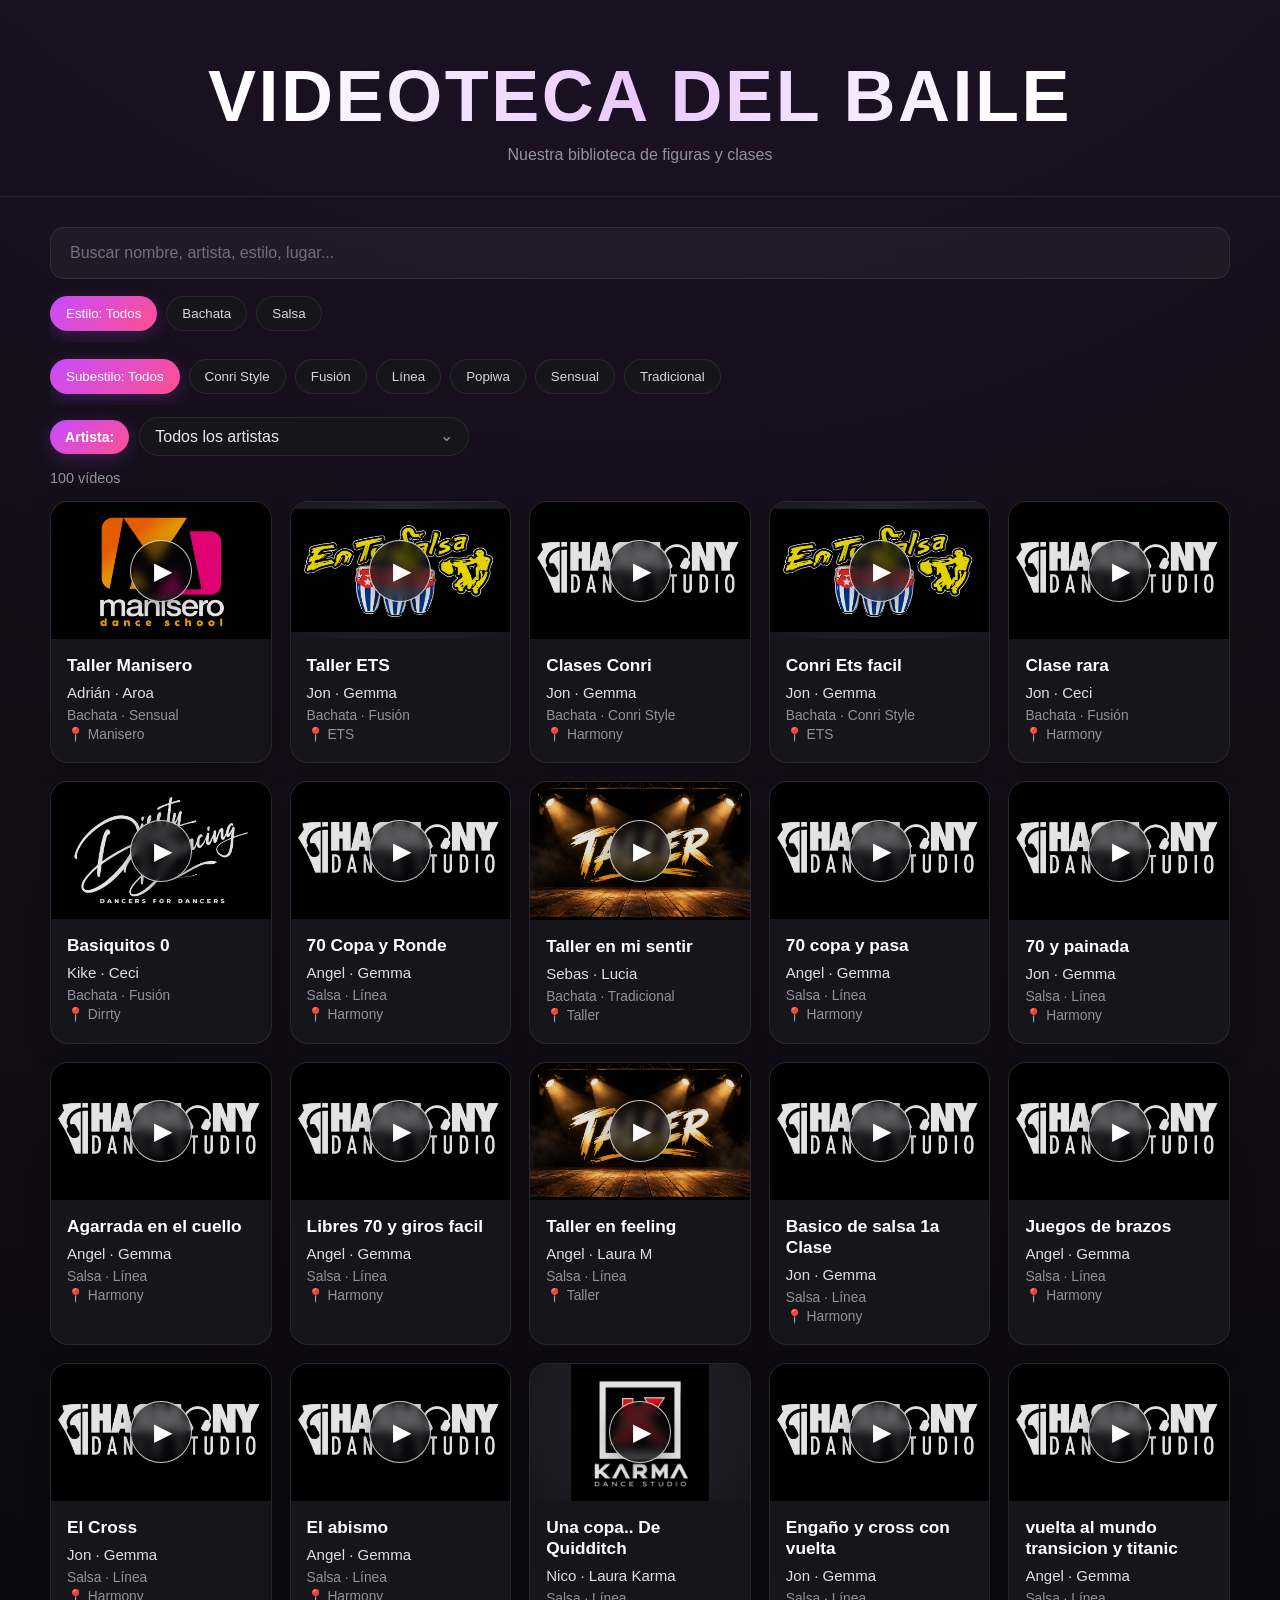
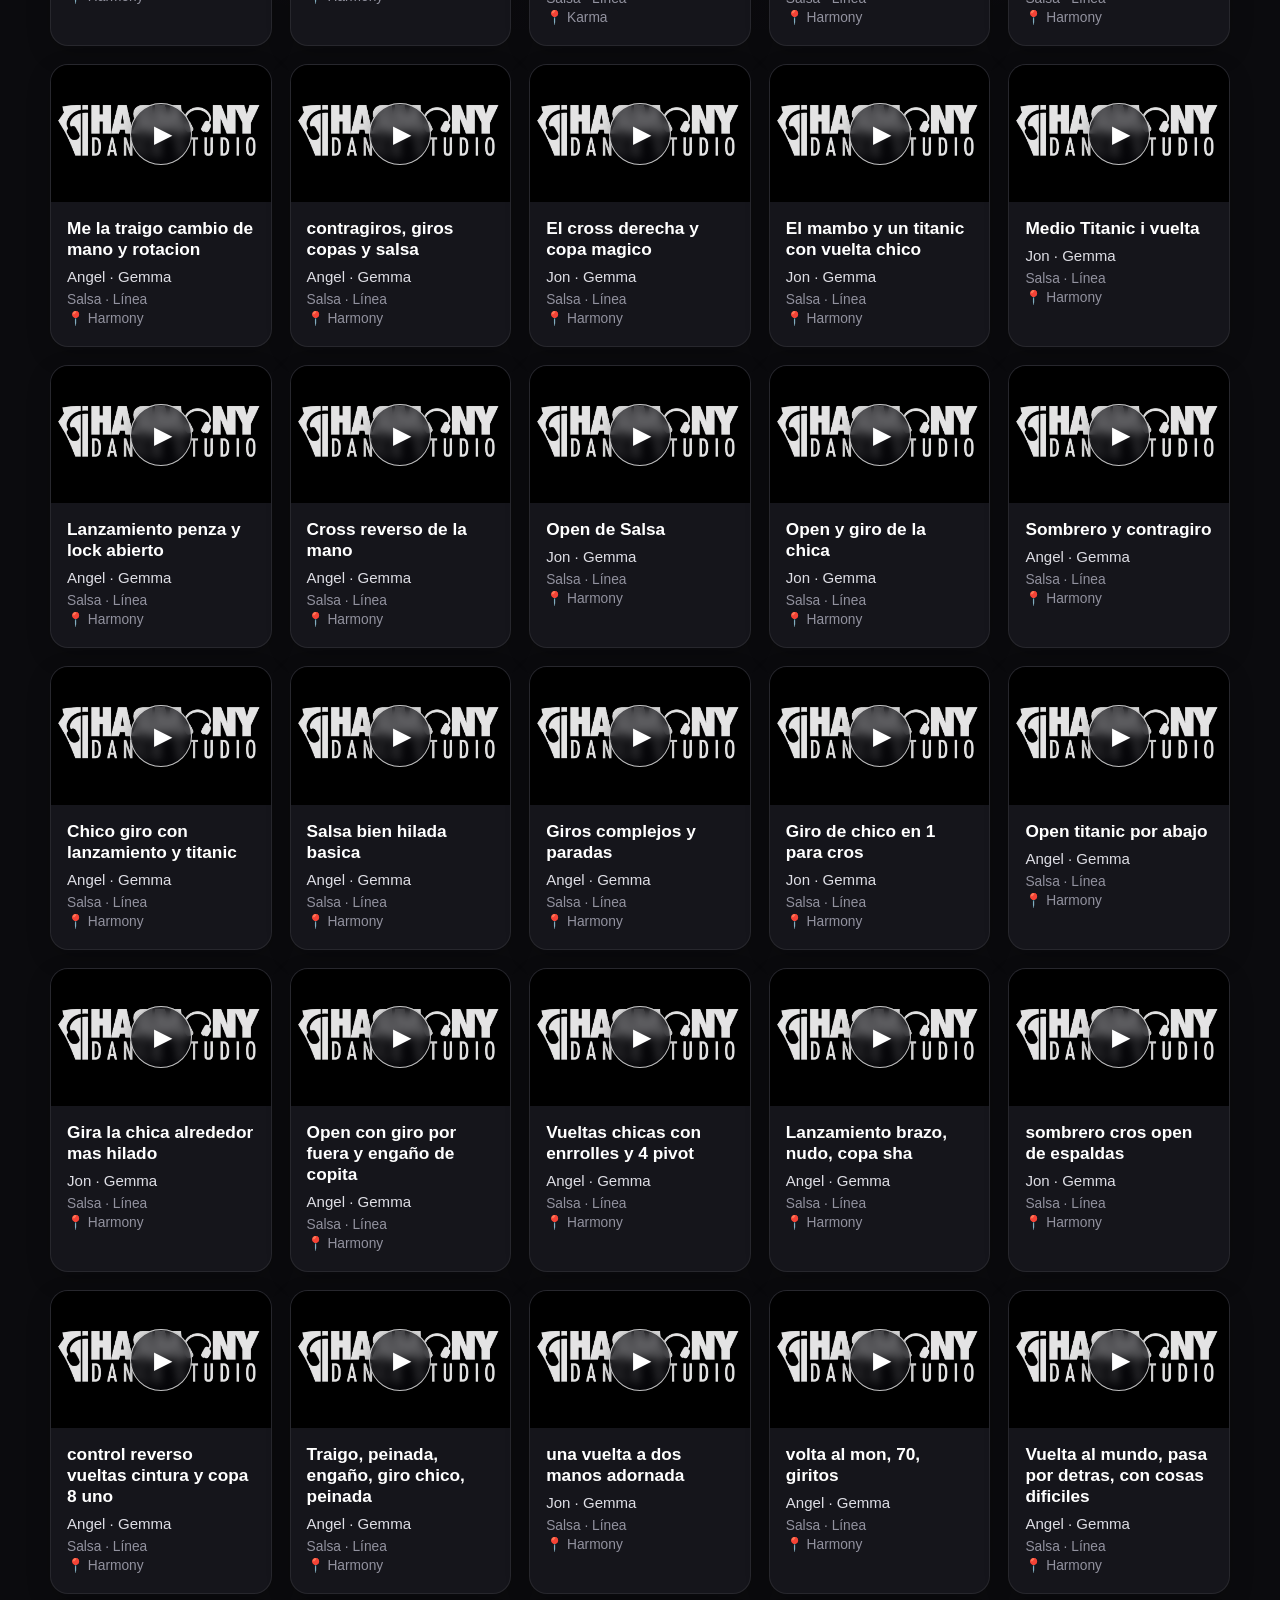
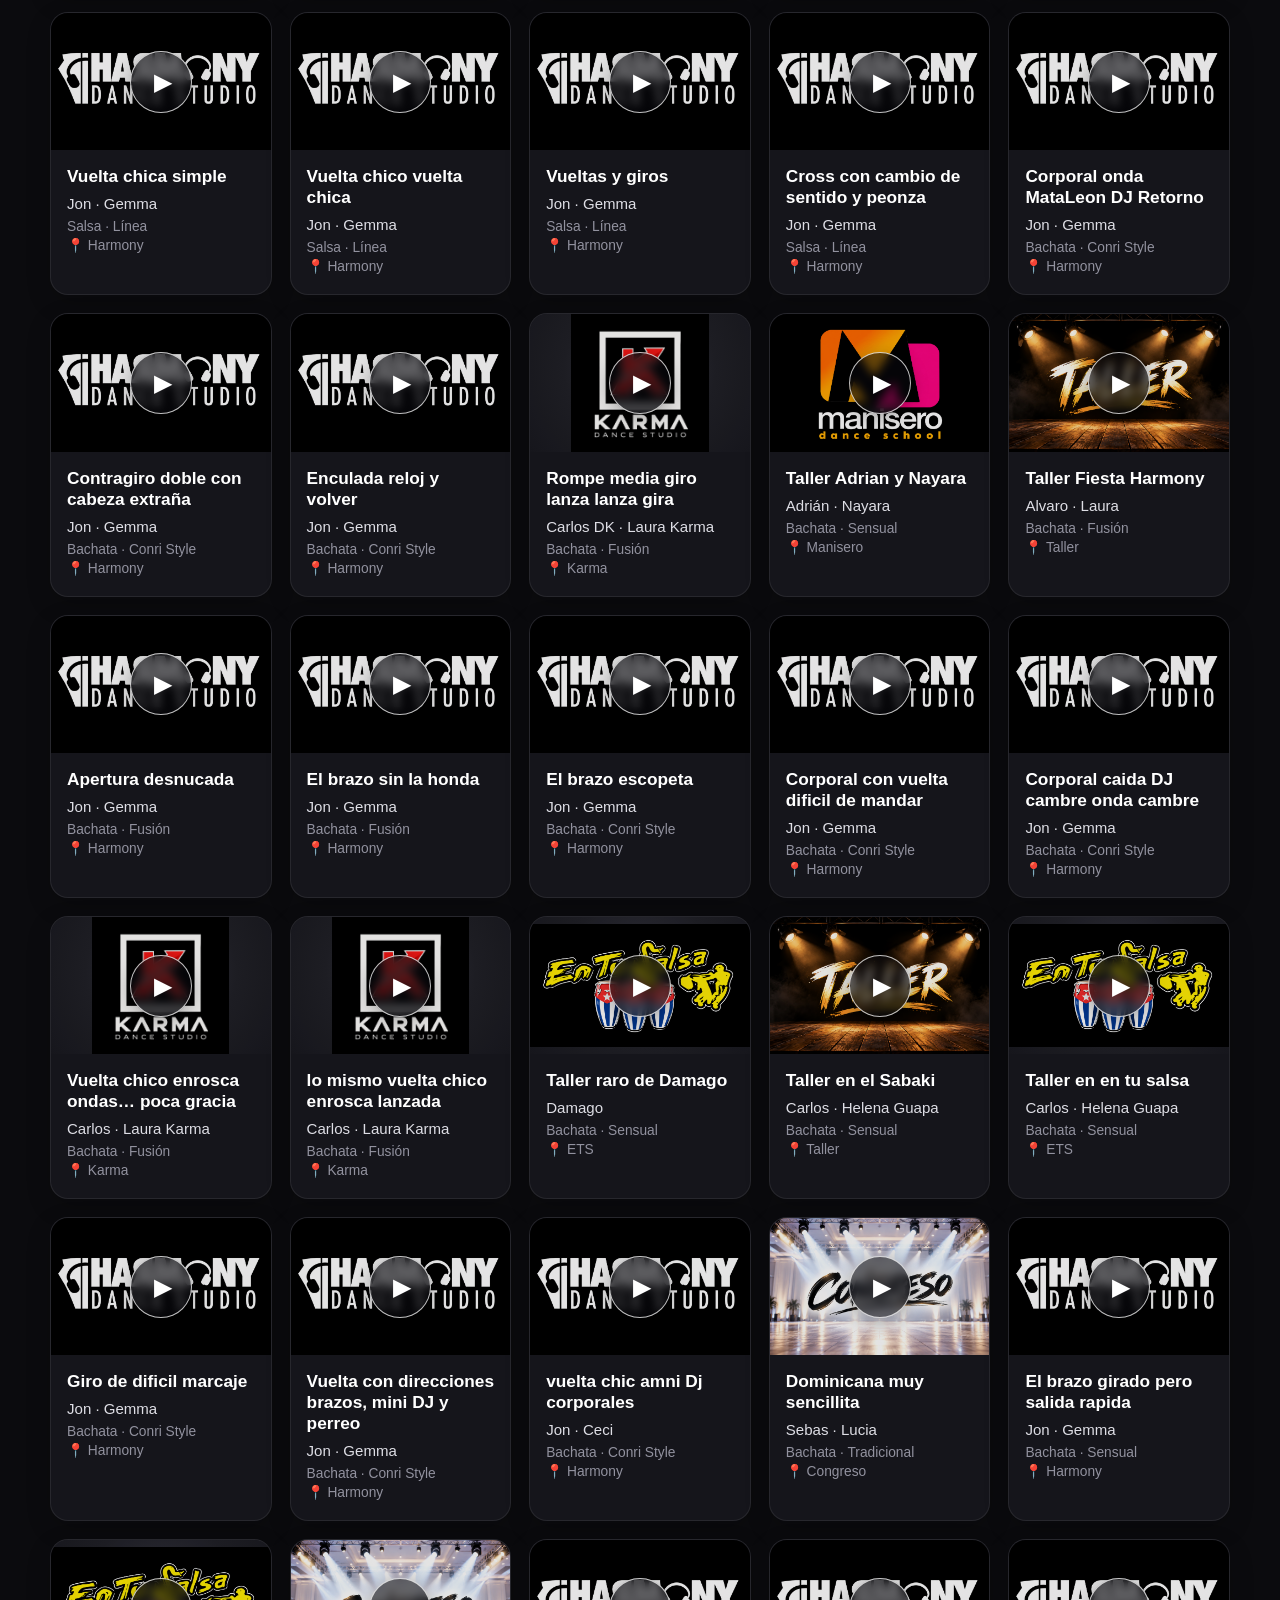
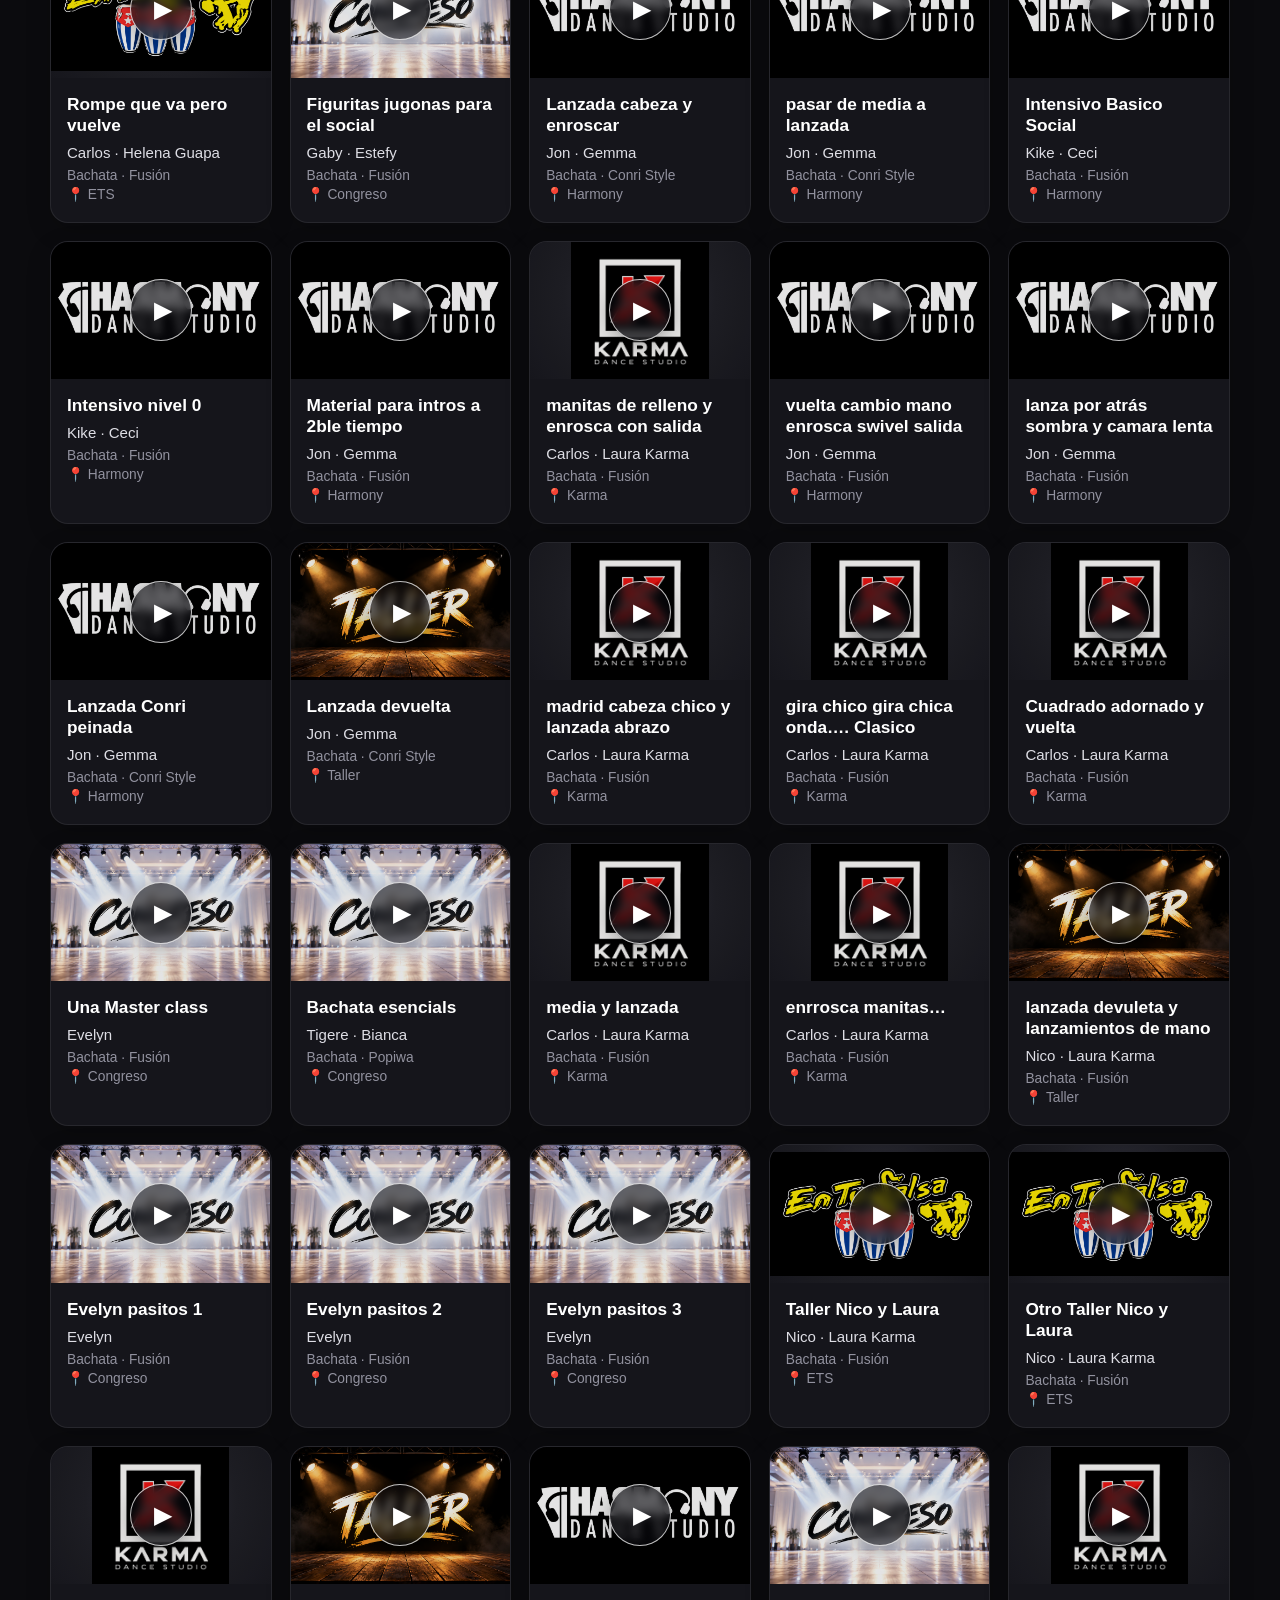
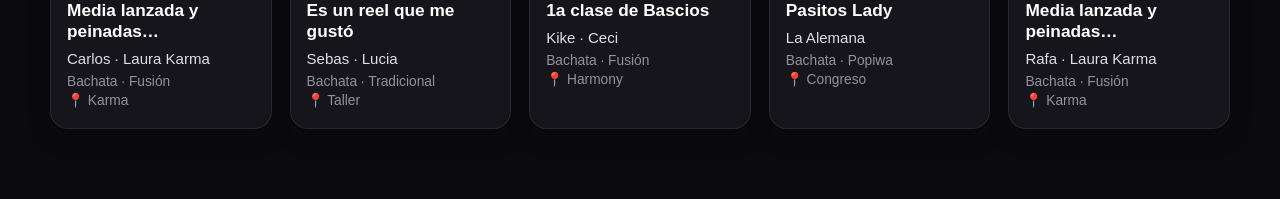
<file: index.html>
<!DOCTYPE html>
<html lang="es">
<head>
  <meta charset="UTF-8">
  <meta name="viewport" content="width=device-width, initial-scale=1">
  <meta name="theme-color" content="#111111">
  <title>Videoteca del Baile</title>
  <link rel="stylesheet" href="style.css?v=4">
</head>
<body>
<header>
  <h1>VIDEOTECA DEL BAILE</h1>
  <p class="subtitle">Nuestra biblioteca de figuras y clases</p>
</header>
<main>
  <input id="search" class="search" type="search" placeholder="Buscar nombre, artista, estilo, lugar..." autocomplete="off">
  <div class="filters" id="filtroEstilo"></div>
  <div class="filters" id="filtroSubestilo"></div>
  <div class="artist-filter">
      <span class="artist-label">Artista:</span>
      <div class="artist-select-wrap">
        <select id="filtroArtista" class="artist-select" aria-label="Filtrar por artista"></select>
      </div>
    </div>
  <div id="count" class="count"></div>
  <div id="grid" class="grid"></div>
</main>

<script src="data.js"></script>
<script>
const grid = document.getElementById("grid");
const search = document.getElementById("search");
const count = document.getElementById("count");
const filtroEstilo = document.getElementById("filtroEstilo");
const filtroSubestilo = document.getElementById("filtroSubestilo");
const filtroArtista = document.getElementById("filtroArtista");

// Convención automática:
// Lugar "Harmony" -> img/Harmony.png
// Lugar "La Clave" -> img/La Clave.png
function rutaLogo(lugar) {
  if (!lugar) return "";
  return `img/${encodeURIComponent(lugar).replaceAll("%20", " ")}.png`;
}


let seleccion = { estilo: "Todos", subestilo: "Todos", artista: "Todos" };

function unicos(lista) {
  return [...new Set(lista.filter(Boolean))].sort((a,b) => a.localeCompare(b, "es"));
}
function esc(t) {
  return String(t ?? "").replaceAll("&","&amp;").replaceAll("<","&lt;")
    .replaceAll(">","&gt;").replaceAll('"',"&quot;").replaceAll("'","&#039;");
}
function coincideTexto(v, texto) {
  if (!texto) return true;
  return [v.id,v.nombre,v.estilo,v.subestilo,v.lugar,...(v.artistas||[])]
    .join(" ").toLowerCase().includes(texto.toLowerCase());
}
function coincideFiltros(v, ignorar="") {
  if (ignorar!=="estilo" && seleccion.estilo!=="Todos" && v.estilo!==seleccion.estilo) return false;
  if (ignorar!=="subestilo" && seleccion.subestilo!=="Todos" && v.subestilo!==seleccion.subestilo) return false;
  if (ignorar!=="artista" && seleccion.artista!=="Todos" && !(v.artistas||[]).includes(seleccion.artista)) return false;
  return true;
}
function valoresDisponibles(tipo) {
  const base = videos.filter(v => coincideFiltros(v,tipo));
  if (tipo==="estilo") return unicos(base.map(v=>v.estilo));
  if (tipo==="subestilo") return unicos(base.map(v=>v.subestilo));
  return unicos(base.flatMap(v=>v.artistas||[]));
}
function normalizarSeleccion() {
  let cambio=true;
  while(cambio){
    cambio=false;
    for(const tipo of ["estilo","subestilo","artista"]){
      if(seleccion[tipo]!=="Todos" && !valoresDisponibles(tipo).includes(seleccion[tipo])){
        seleccion[tipo]="Todos"; cambio=true;
      }
    }
  }
}
function crearBotones(el, valores, tipo, etiqueta) {
  el.innerHTML="";
  ["Todos",...valores].forEach(valor=>{
    const b=document.createElement("button");
    b.className="filter"+(seleccion[tipo]===valor?" active":"");
    b.textContent=valor==="Todos"?`${etiqueta}: Todos`:valor;
    b.onclick=()=>{seleccion[tipo]=valor; actualizar();};
    el.appendChild(b);
  });
}
function renderArtistas() {
  const artistas = valoresDisponibles("artista");
  const valorActual = seleccion.artista;

  filtroArtista.innerHTML = "";

  const todos = document.createElement("option");
  todos.value = "Todos";
  todos.textContent = "Todos los artistas";
  filtroArtista.appendChild(todos);

  artistas.forEach(artista => {
    const option = document.createElement("option");
    option.value = artista;
    option.textContent = artista;
    filtroArtista.appendChild(option);
  });

  filtroArtista.value = artistas.includes(valorActual) ? valorActual : "Todos";
}

function renderFiltros(){
  crearBotones(filtroEstilo,valoresDisponibles("estilo"),"estilo","Estilo");
  crearBotones(filtroSubestilo,valoresDisponibles("subestilo"),"subestilo","Subestilo");
  renderArtistas();
}
function renderVideos(){
  const resultados=videos.filter(v=>coincideFiltros(v)&&coincideTexto(v,search.value.trim()));
  count.textContent=`${resultados.length} vídeo${resultados.length===1?"":"s"}`;
  grid.innerHTML="";
  if(!resultados.length){
    grid.innerHTML='<div class="empty">No hay vídeos que coincidan con estos filtros.</div>'; return;
  }
  resultados.forEach(v=>{
    const card=document.createElement("a");
    card.className="card"; card.href=v.url||"#";
    if(v.url&&v.url!=="#"){card.target="_blank"; card.rel="noopener noreferrer";}
    const artistas=(v.artistas||[]).join(" · ");
    const detalle=[v.estilo,v.subestilo].filter(Boolean).join(" · ");
    const logo = rutaLogo(v.lugar);
    const preview = v.lugar
      ? `<div class="preview preview-logo">
           <img
             class="place-logo"
             src="${logo}"
             alt="${esc(v.lugar)}"
             loading="lazy"
             onerror="this.style.display='none'; this.parentElement.classList.remove('preview-logo');"
           >
           <div class="play">▶</div>
         </div>`
      : `<div class="preview"><div class="play">▶</div></div>`;
    card.innerHTML=`${preview}<div class="info">
      <h2 class="title">${esc(v.nombre||`Vídeo ${v.id}`)}</h2>
      <p class="teachers">${esc(artistas)}</p>
      <p class="meta">${esc(detalle)}</p>
      ${v.lugar?`<p class="meta">📍 ${esc(v.lugar)}</p>`:""}
    </div>`;
    grid.appendChild(card);
  });
}
function actualizar(){ normalizarSeleccion(); renderFiltros(); renderVideos(); }
search.addEventListener("input",renderVideos);

filtroArtista.addEventListener("change", () => {
  seleccion.artista = filtroArtista.value;
  actualizar();
});

actualizar();
</script>
</body>
</html>
</file>
<file: style.css>
* {
  box-sizing: border-box;
}

:root {
  --bg: #0b0b0e;
  --surface: #15151b;
  --surface-2: #1d1d25;
  --border: rgba(255,255,255,.08);
  --text: #f7f7fa;
  --muted: #92929f;
  --accent: #c64cff;
  --accent-2: #ff4f91;
  --radius: 18px;
}

body {
  margin: 0;
  font-family: Inter, Arial, Helvetica, sans-serif;
  background:
    radial-gradient(circle at 50% -10%, rgba(198,76,255,.12), transparent 32%),
    var(--bg);
  color: var(--text);
  min-height: 100vh;
}

header {
  padding: 55px 18px 32px;
  text-align: center;
  border-bottom: 1px solid var(--border);
}

h1 {
  margin: 0;
  font-size: clamp(2.2rem, 6vw, 4.5rem);
  font-weight: 800;
  letter-spacing: .035em;
  background: linear-gradient(90deg, #fff 20%, #e9c8ff 50%, #fff 80%);
  -webkit-background-clip: text;
  background-clip: text;
  color: transparent;
}

.subtitle {
  margin: 9px 0 0;
  color: var(--muted);
  font-size: 1rem;
}

main {
  width: min(1180px, calc(100% - 30px));
  margin: 30px auto 70px;
}

.search {
  width: 100%;
  padding: 16px 19px;
  border-radius: 14px;
  border: 1px solid var(--border);
  background: rgba(255,255,255,.045);
  color: white;
  font-size: 1rem;
  outline: none;
  transition: border-color .2s, background .2s, box-shadow .2s;
}

.search::placeholder {
  color: #70707d;
}

.search:focus {
  background: rgba(255,255,255,.065);
  border-color: rgba(198,76,255,.6);
  box-shadow: 0 0 0 3px rgba(198,76,255,.10), 0 8px 30px rgba(0,0,0,.25);
}

.filters {
  display: flex;
  gap: 9px;
  overflow-x: auto;
  padding: 17px 0 11px;
  scrollbar-width: none;
}

.filters::-webkit-scrollbar {
  display: none;
}

.filter {
  flex: 0 0 auto;
  border: 1px solid var(--border);
  background: var(--surface);
  color: #d5d5dd;
  padding: 9px 15px;
  border-radius: 999px;
  cursor: pointer;
  font-weight: 500;
  transition: transform .15s, background .15s, border-color .15s;
}

.filter:hover {
  transform: translateY(-1px);
  background: var(--surface-2);
  border-color: rgba(198,76,255,.4);
}

.filter.active {
  border-color: transparent;
  background: linear-gradient(135deg, var(--accent), var(--accent-2));
  color: white;
  box-shadow: 0 5px 18px rgba(198,76,255,.22);
}

.count {
  margin: 13px 0 15px;
  color: var(--muted);
  font-size: .9rem;
}

.grid {
  display: grid;
  grid-template-columns: repeat(auto-fill, minmax(220px, 1fr));
  gap: 18px;
}

.card {
  display: block;
  overflow: hidden;
  border: 1px solid var(--border);
  border-radius: var(--radius);
  background: var(--surface);
  color: inherit;
  text-decoration: none;
  box-shadow: 0 8px 25px rgba(0,0,0,.18);
  transition: transform .2s ease, border-color .2s ease, box-shadow .2s ease;
}

.card:hover {
  transform: translateY(-5px);
  border-color: rgba(198,76,255,.35);
  box-shadow: 0 16px 40px rgba(0,0,0,.35), 0 0 25px rgba(198,76,255,.07);
}

/* PREVIEW */
.preview {
  position: relative;
  aspect-ratio: 16 / 10;
  display: grid;
  place-items: center;
  background: radial-gradient(circle at 50% 40%, #353541, #202027 55%, #19191f);
  overflow: hidden;
}

/* Logo completo, siempre reescalado dentro de la tarjeta */
.place-logo {
  position: absolute;
  inset: 0;
  width: 100%;
  height: 100%;
  object-fit: contain;
  object-position: center;
  display: block;
  z-index: 0;
  transition: transform .25s ease, filter .25s ease;
}

/* Oscurecido mínimo para que el play sea visible sin matar el logo */
.preview-logo::after {
  content: "";
  position: absolute;
  inset: 0;
  background: rgba(0,0,0,.10);
  z-index: 1;
  pointer-events: none;
}

/* PLAY SIEMPRE ENCIMA */
.play {
  position: relative;
  z-index: 3;
  display: grid;
  place-items: center;
  width: 62px;
  height: 62px;
  padding-left: 4px;
  border: 1px solid rgba(255,255,255,.75);
  border-radius: 50%;
  background: rgba(10,10,14,.58);
  color: white;
  backdrop-filter: blur(5px);
  font-size: 1.5rem;
  line-height: 1;
  box-shadow: 0 4px 18px rgba(0,0,0,.28);
  transition: transform .2s, background .2s, border-color .2s, box-shadow .2s;
}

.card:hover .place-logo {
  transform: scale(1.025);
  filter: brightness(.78);
}

.card:hover .play {
  transform: scale(1.08);
  border-color: transparent;
  background: linear-gradient(135deg, var(--accent), var(--accent-2));
  box-shadow: 0 8px 30px rgba(198,76,255,.35);
}

.info {
  padding: 16px 16px 17px;
}

.title {
  margin: 0 0 8px;
  font-size: 1.08rem;
  font-weight: 700;
  color: white;
}

.teachers {
  margin: 0 0 7px;
  color: #dedee5;
  font-size: .94rem;
}

.meta {
  margin: 0 0 3px;
  color: var(--muted);
  font-size: .86rem;
}

.empty {
  grid-column: 1 / -1;
  padding: 50px 5px;
  color: var(--muted);
  text-align: center;
}

@media (max-width: 600px) {
  header {
    padding: 32px 18px 24px;
  }

  h1 {
    font-size: 2.2rem;
  }

  main {
    margin-top: 20px;
  }

  .grid {
    grid-template-columns: repeat(2, minmax(0, 1fr));
    gap: 11px;
  }

  .card {
    border-radius: 14px;
  }

  .info {
    padding: 12px;
  }

  .title {
    font-size: .98rem;
  }

  .teachers,
  .meta {
    font-size: .80rem;
  }

  .play {
    width: 50px;
    height: 50px;
    font-size: 1.25rem;
  }
}

@media (max-width: 370px) {
  .grid {
    grid-template-columns: 1fr;
  }
}
.artist-filter {
  display: flex;
  align-items: center;
  gap: 10px;
  margin: 12px 0 14px;
}

.artist-label {
  flex: 0 0 auto;
  padding: 9px 15px;
  border-radius: 999px;
  color: white;
  font-size: .88rem;
  font-weight: 600;
  background: linear-gradient(135deg, var(--accent), var(--accent-2));
  box-shadow: 0 5px 18px rgba(198,76,255,.22);
}

.artist-select-wrap {
  position: relative;
  width: min(330px, 100%);
}

.artist-select {
  width: 100%;
  appearance: none;
  -webkit-appearance: none;
  padding: 10px 42px 10px 15px;
  border: 1px solid var(--border);
  border-radius: 999px;
  outline: none;
  background: var(--surface);
  color: #e8e8ee;
  font: inherit;
  cursor: pointer;
}

.artist-select-wrap::after {
  content: "⌄";
  position: absolute;
  right: 16px;
  top: 50%;
  transform: translateY(-58%);
  color: var(--muted);
  pointer-events: none;
}

.artist-select:hover,
.artist-select:focus {
  background: var(--surface-2);
  border-color: rgba(198,76,255,.45);
}

.artist-select:focus {
  box-shadow: 0 0 0 3px rgba(198,76,255,.10);
}

.artist-select option {
  background: #18181e;
  color: white;
}

@media (max-width: 600px) {
  .artist-filter {
    align-items: stretch;
  }

  .artist-select-wrap {
    flex: 1;
    width: auto;
    min-width: 0;
  }

  .artist-label {
    display: flex;
    align-items: center;
  }
}
</file>
